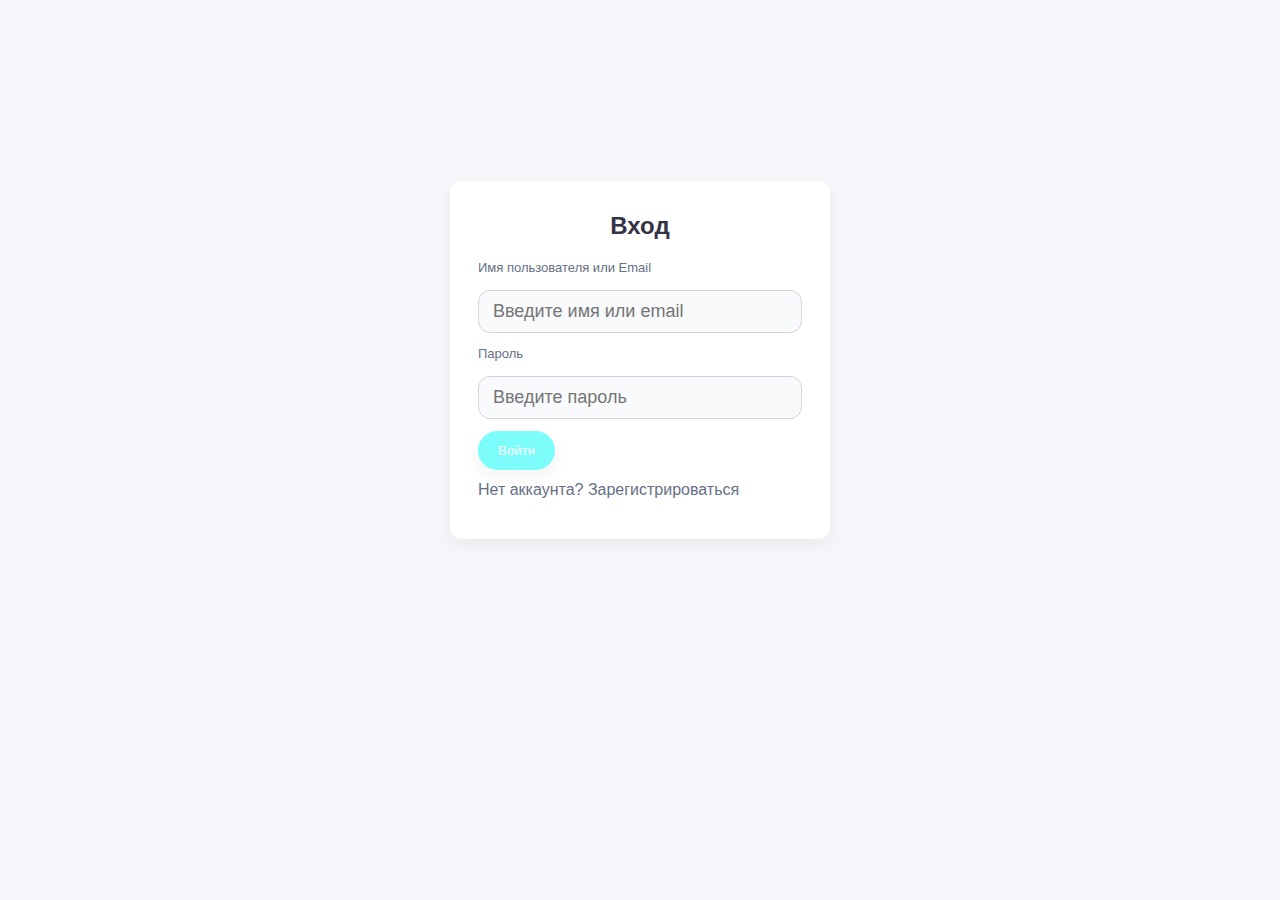
<file: login.html>
<!doctype html>
<html lang="ru">
<head>
  <meta charset="utf-8" />
  <meta name="viewport" content="width=device-width,initial-scale=1" />
  <title>Вход — TimeFlow</title>
  <link rel="stylesheet" href="styles.css">
</head>
<body class="auth-page">
  <main class="auth-container">
    <div class="auth-card">
      <h2>Вход</h2>

      <label class="field">
        <span>Имя пользователя или Email</span>
        <input type="text" id="login-identifier" placeholder="Введите имя или email">
      </label>

      <label class="field">
        <span>Пароль</span>
        <input type="password" id="login-password" placeholder="Введите пароль">
      </label>

      <div class="auth-actions">
        <button id="login-btn" class="btn-primary">Войти</button>
        <a href="register.html" class="link">Нет аккаунта? Зарегистрироваться</a>
      </div>

      <div id="login-msg" class="msg"></div>
    </div>
  </main>

  <script src="app.js"></script>
</body>
</html>
</file>
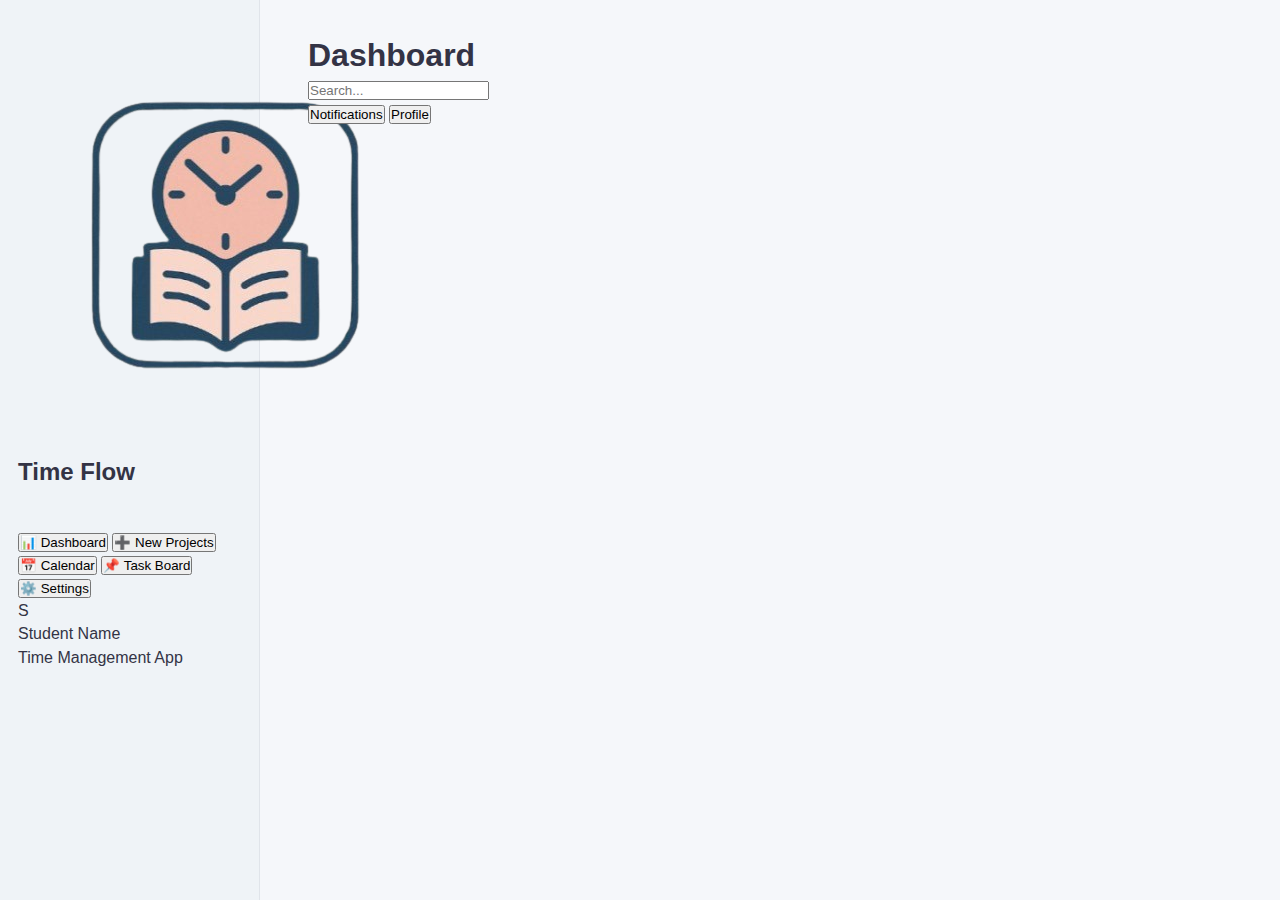
<file: main.html>
<!DOCTYPE html>
<html lang="en">
<head>
  <meta charset="UTF-8" />
  <title>Time Management App</title>
  <link rel="stylesheet" href="styles.css" />
</head>
<body>
  <div class="app">
    <!-- Sidebar -->
    <aside class="sidebar">
      <div class="logo">
      <span class="logo-mark">
    <img src="logo.png" alt="Logo">
</span>
        <span class="logo-text">Time Flow</span>
      </div>

      <nav class="menu">
        <button class="menu-item active" data-page="dashboard">
          <span class="menu-icon">📊</span>
          <span class="menu-label">Dashboard</span>
        </button>
        <button class="menu-item" data-page="new-projects">
          <span class="menu-icon">➕</span>
          <span class="menu-label">New Projects</span>
        </button>
        <button class="menu-item" data-page="calendar">
          <span class="menu-icon">📅</span>
          <span class="menu-label">Calendar</span>
        </button>
        <button class="menu-item" data-page="task-board">
          <span class="menu-icon">📌</span>
          <span class="menu-label">Task Board</span>
        </button>
        <button class="menu-item" data-page="settings">
          <span class="menu-icon">⚙️</span>
          <span class="menu-label">Settings</span>
        </button>
      
  
      </nav>

      <div class="sidebar-footer">
        <div class="user-info">
          <div class="user-avatar">S</div>
          <div class="user-meta">
            <div class="user-name">Student Name</div>
            <div class="user-role">Time Management App</div>
          </div>
        </div>
      </div>
    </aside>

    <!-- Main content -->
    <main class="main">
      <header class="topbar">
        <h1 id="page-title">Dashboard</h1>
        <div class="topbar-actions">
          <div class="search-box">
            <input type="text" placeholder="Search..." />
          </div>
          <button class="topbar-btn">Notifications</button>
          <button class="topbar-btn topbar-profile">Profile</button>
        </div>
      </header>

      <section class="pages">
        <!-- Dashboard -->
        <section id="dashboard" class="page page-active">
          <div class="page-grid">
            <div class="card card-wide">
              <h2>Overview</h2>
              <p>
                Track your time, deadlines and progress across all subjects in one place.
              </p>
              <div class="dashboard-stats">
                <div class="stat">
                  <div class="stat-value">6</div>
                  <div class="stat-label">Active projects</div>
                </div>
                <div class="stat">
                  <div class="stat-value">12</div>
                  <div class="stat-label">Tasks due this week</div>
                </div>
                <div class="stat">
                  <div class="stat-value">78%</div>
                  <div class="stat-label">Average progress</div>
                </div>
              </div>
            </div>

            <div class="card">
              <h3>Today</h3>
              <ul class="list">
                <li>Finish math homework</li>
                <li>Prepare slides for economics project</li>
                <li>Update reading log for literature</li>
              </ul>
            </div>

            <div class="card">
              <h3>Upcoming deadlines</h3>
              <ul class="list list-deadlines">
                <li>
                  <span>Project: Time Management App</span>
                  <span class="badge danger">Tomorrow</span>
                </li>
                <li>
                  <span>History essay</span>
                  <span class="badge warning">In 3 days</span>
                </li>
                <li>
                  <span>Physics lab report</span>
                  <span class="badge neutral">Next week</span>
                </li>
              </ul>
            </div>
          </div>
        </section>

        <!-- New Projects -->
        <section id="new-projects" class="page">
          <div class="page-grid">
            <div class="card card-wide">
              <h2>Create new project</h2>
              <form id="project-form" class="form">
                <div class="form-row">
                  <label for="project-name">Project name</label>
                  <input
                    type="text"
                    id="project-name"
                    placeholder="Time management web app"
                    required
                  />
                </div>
                <div class="form-row">
                  <label for="project-subject">Subject</label>
                  <input
                    type="text"
                    id="project-subject"
                    placeholder="e.g. IT, Management, Design Thinking"
                  />
                </div>
                <div class="form-row">
                  <label for="project-deadline">Deadline</label>
                  <input type="date" id="project-deadline" />
                </div>
                <div class="form-row">
                  <label for="project-notes">Description</label>
                  <textarea
                    id="project-notes"
                    rows="3"
                    placeholder="Short description of the project..."
                  ></textarea>
                </div>
                <button type="submit" class="primary-btn">
                  Add project
                </button>
                <p id="project-message" class="form-message"></p>
              </form>
            </div>

            <div class="card">
              <h3>Recently added projects</h3>
              <ul id="project-list" class="list">
                <!-- New projects will be added here by JS -->
              </ul>
            </div>
          </div>
        </section>

        <!-- Calendar -->
        <section id="calendar" class="page">
          <div class="page-grid">
            <div class="card card-wide">
              <h2>Calendar</h2>
              <p>
                Visualize your study plan and deadlines. This is a simple static grid, you can reuse it in your prototype.
              </p>
              <div class="calendar-header">
                <button class="ghost-btn" id="prev-month">&lt;</button>
                <div id="calendar-month">March 2025</div>
                <button class="ghost-btn" id="next-month">&gt;</button>
              </div>
              <div class="calendar-grid">
                <div class="calendar-day-name">Mon</div>
                <div class="calendar-day-name">Tue</div>
                <div class="calendar-day-name">Wed</div>
                <div class="calendar-day-name">Thu</div>
                <div class="calendar-day-name">Fri</div>
                <div class="calendar-day-name">Sat</div>
                <div class="calendar-day-name">Sun</div>

                <!-- Simple static example days -->
                <div class="calendar-day muted">24</div>
                <div class="calendar-day muted">25</div>
                <div class="calendar-day muted">26</div>
                <div class="calendar-day muted">27</div>
                <div class="calendar-day muted">28</div>
                <div class="calendar-day muted">1</div>
                <div class="calendar-day muted">2</div>

                <div class="calendar-day">3</div>
                <div class="calendar-day has-event">
                  4
                  <span class="dot"></span>
                </div>
                <div class="calendar-day">5</div>
                <div class="calendar-day has-event">
                  6
                  <span class="dot dot-warning"></span>
                </div>
                <div class="calendar-day">7</div>
                <div class="calendar-day">8</div>
                <div class="calendar-day">9</div>

                <div class="calendar-day">10</div>
                <div class="calendar-day">11</div>
                <div class="calendar-day has-event">
                  12
                  <span class="dot"></span>
                </div>
                <div class="calendar-day">13</div>
                <div class="calendar-day">14</div>
                <div class="calendar-day">15</div>
                <div class="calendar-day">16</div>
              </div>
            </div>

            <div class="card">
              <h3>Events</h3>
              <ul class="list list-deadlines">
                <li>
                  <span>Time management app presentation</span>
                  <span class="badge danger">4 March</span>
                </li>
                <li>
                  <span>Team meeting</span>
                  <span class="badge warning">6 March</span>
                </li>
                <li>
                  <span>Exam preparation session</span>
                  <span class="badge neutral">12 March</span>
                </li>
              </ul>
            </div>
          </div>
        </section>

        <!-- Task Board -->
        <section id="task-board" class="page">
          <div class="page-grid board-grid">
            <div class="card board-column">
              <h3>To Do</h3>
              <ul class="list" id="todo-list">
               
              </ul>
            </div>
            <div class="card board-column">
              <h3>In Progress</h3>
              <ul class="list" id="inprogress-list">
               
              </ul>
            </div>
            <div class="card board-column">
              <h3>Done</h3>
              <ul class="list" id="done-list">
               
              </ul>
            </div>
          </div>
        </section>

        <!-- Settings -->
        <section id="settings" class="page">
          <div class="page-grid">
            <div class="card card-wide">
              <h2>Settings</h2>
              <form class="form" id="settings-form">
                <div class="form-row">
                  <label for="student-name">Student name</label>
                  <input
                    type="text"
                    id="student-name"
                    placeholder="Your name"
                  />
                </div>
                <div class="form-row">
                  <label for="study-hours">Daily study target (hours)</label>
                  <input
                    type="number"
                    id="study-hours"
                    min="1"
                    max="12"
                    placeholder="3"
                  />
                </div>
                <div class="form-row">
                  <label for="theme-select">Theme</label>
                  <select id="theme-select">
                    <option value="light">Light</option>
                    <option value="dark">Dark (demo only)</option>
                  </select>
                </div>
                <button type="submit" class="primary-btn">
                  Save settings
                </button>
                <p id="settings-message" class="form-message"></p>
              </form>
            </div>
          </div>
        </section>
      </section>
    </main>
  </div>

   

  <script src="app.js"></script>
</body>
</html>
</file>
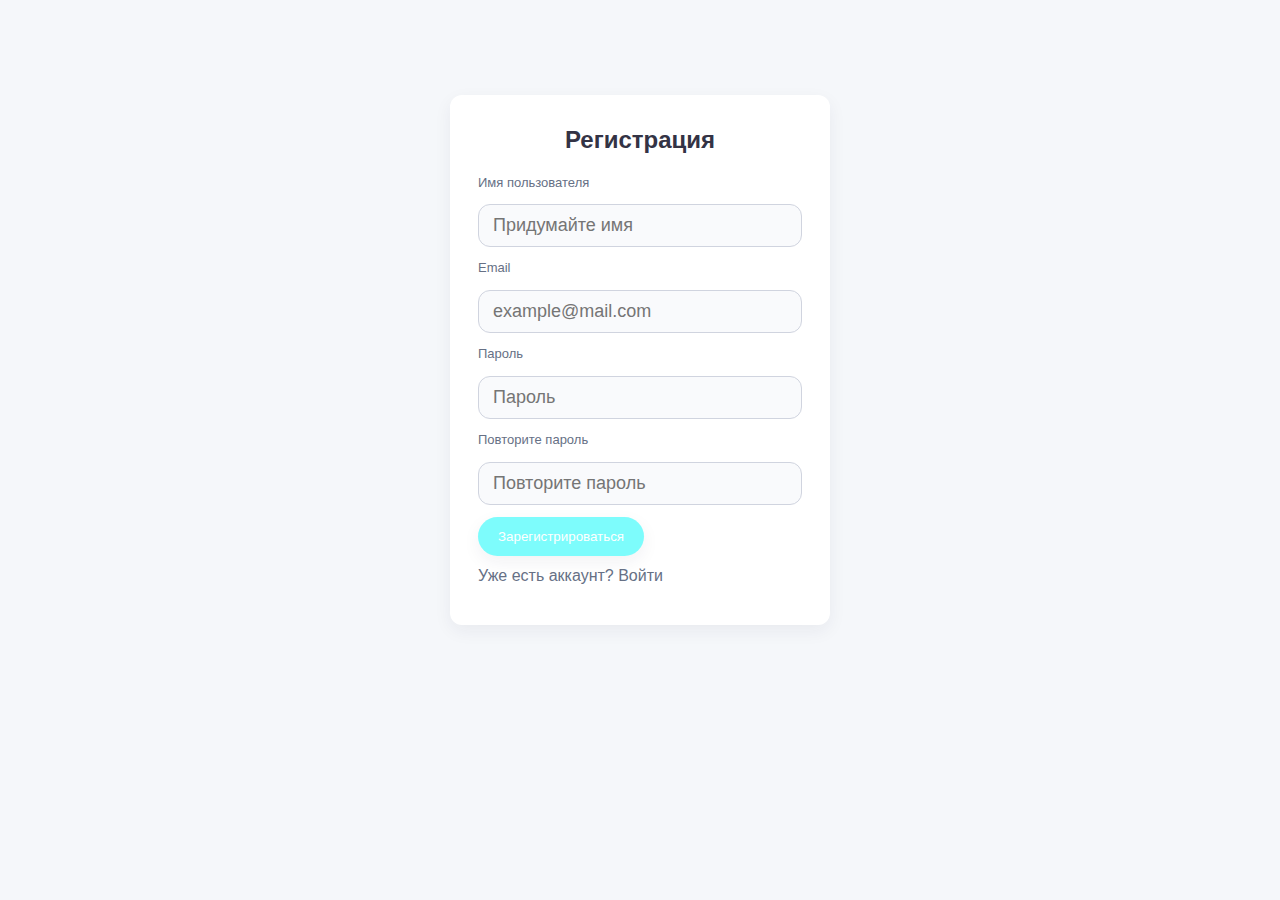
<file: register.html>
<!doctype html>
<html lang="ru">
<head>
  <meta charset="utf-8" />
  <meta name="viewport" content="width=device-width,initial-scale=1" />
  <title>Регистрация — TimeFlow</title>
  <link rel="stylesheet" href="styles.css">
</head>
<body class="auth-page">
  <main class="auth-container">
    <div class="auth-card">
      <h2>Регистрация</h2>

      <label class="field">
        <span>Имя пользователя</span>
        <input type="text" id="reg-username" placeholder="Придумайте имя">
      </label>

      <label class="field">
        <span>Email</span>
        <input type="email" id="reg-email" placeholder="example@mail.com">
      </label>

      <label class="field">
        <span>Пароль</span>
        <input type="password" id="reg-password" placeholder="Пароль">
      </label>

      <label class="field">
        <span>Повторите пароль</span>
        <input type="password" id="reg-password2" placeholder="Повторите пароль">
      </label>

      <div class="auth-actions">
        <button id="register-btn" class="btn-primary">Зарегистрироваться</button>
        <a href="login.html" class="link">Уже есть аккаунт? Войти</a>
      </div>

      <div id="reg-msg" class="msg"></div>
    </div>
  </main>

  <script src="app.js"></script>
</body>
</html>
</file>
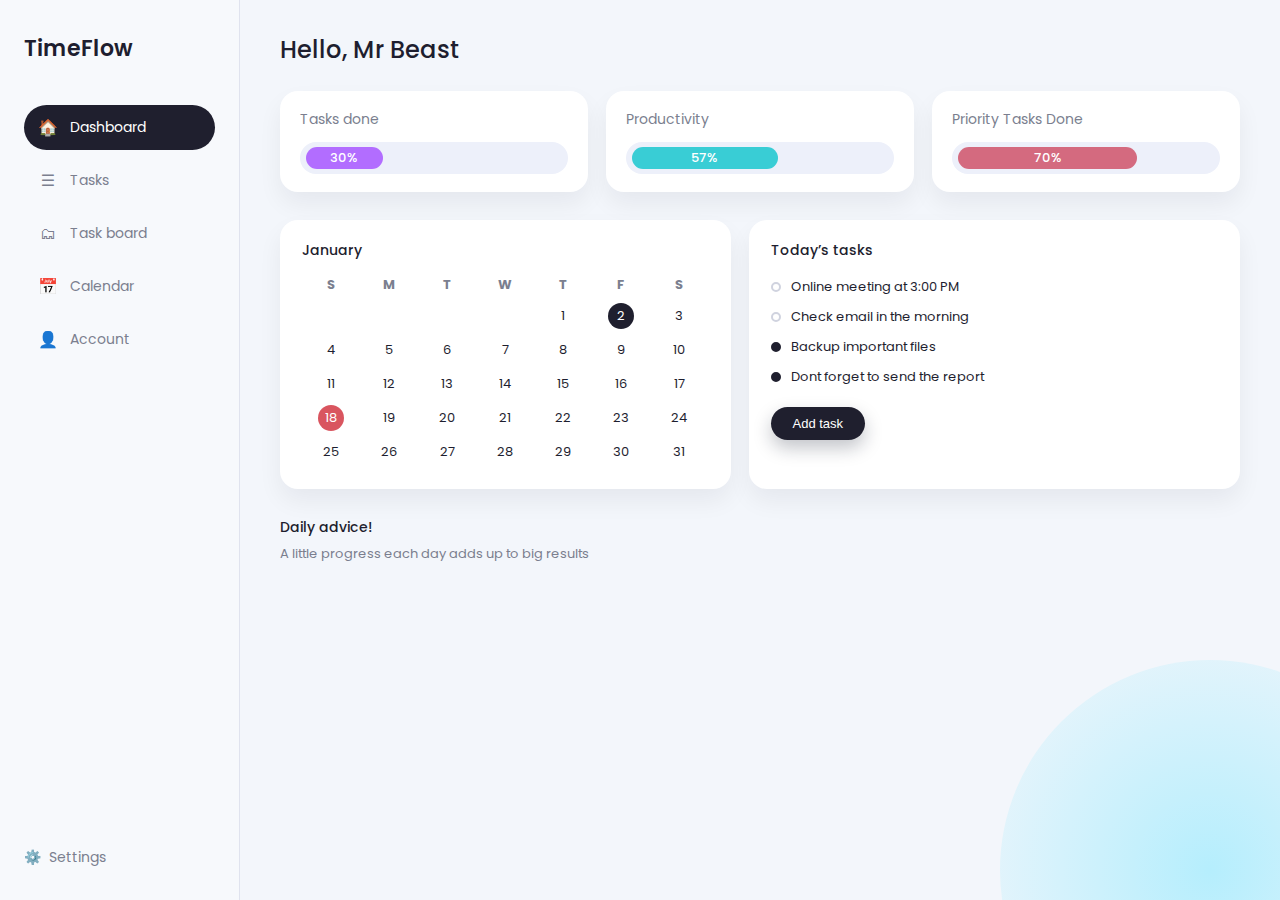
<file: sait.html>
<!DOCTYPE html>
<html lang="en">
<head>
  <meta charset="UTF-8" />
  <title>TimeFlow – Dashboard</title>
  <link href="https://fonts.googleapis.com/css2?family=Poppins:wght@300;400;500;600&display=swap" rel="stylesheet">
  <style>
    :root {
      --bg-main: #f3f6fb;
      --bg-sidebar: #f7f9fc;
      --bg-card: #ffffff;
      --text-main: #1e1e2f;
      --text-muted: #7b7f8f;
      --accent-purple: #b26dff;
      --accent-purple-soft: #e3d3ff;
      --accent-teal: #39cdd5;
      --accent-teal-soft: #c8f5f7;
      --accent-pink: #d46a7f;
      --accent-pink-soft: #f2c2cc;
      --border-soft: #e0e3ee;
    }

    * {
      box-sizing: border-box;
      margin: 0;
      padding: 0;
    }

    body {
      font-family: "Poppins", system-ui, -apple-system, BlinkMacSystemFont, "Segoe UI", sans-serif;
      background: var(--bg-main);
      color: var(--text-main);
    }

    .app {
      display: flex;
      min-height: 100vh;
    }

    /* Sidebar */
    .sidebar {
      width: 240px;
      background: var(--bg-sidebar);
      border-right: 1px solid var(--border-soft);
      display: flex;
      flex-direction: column;
      padding: 32px 24px;
    }

    .logo {
      font-weight: 600;
      font-size: 22px;
      margin-bottom: 40px;
    }

    .nav {
      list-style: none;
      flex: 1;
    }

    .nav-item {
      display: flex;
      align-items: center;
      gap: 10px;
      padding: 10px 12px;
      border-radius: 999px;
      margin-bottom: 8px;
      cursor: pointer;
      color: var(--text-muted);
      font-size: 14px;
      transition: background 0.15s ease, color 0.15s ease;
    }

    .nav-item span.icon {
      width: 24px;
      text-align: center;
      font-size: 16px;
    }

    .nav-item.active {
      background: #1f1f2e;
      color: #ffffff;
    }

    .nav-item:hover:not(.active) {
      background: rgba(0, 0, 0, 0.04);
      color: var(--text-main);
    }

    .sidebar-footer {
      margin-top: 40px;
      font-size: 14px;
      color: var(--text-muted);
      display: flex;
      align-items: center;
      gap: 8px;
      cursor: pointer;
    }

    /* Main content */
    .main {
      flex: 1;
      padding: 32px 40px;
      position: relative;
      overflow: hidden;
    }

    .main::after {
      content: "";
      position: absolute;
      width: 420px;
      height: 420px;
      border-radius: 50%;
      background: radial-gradient(circle at center, rgba(120, 230, 255, 0.5), rgba(120, 230, 255, 0));
      bottom: -180px;
      right: -140px;
      pointer-events: none;
      z-index: 0;
    }

    .main-inner {
      position: relative;
      z-index: 1;
    }

    .greeting {
      font-size: 24px;
      font-weight: 500;
      margin-bottom: 24px;
    }

    /* Top stats */
    .stats-row {
      display: grid;
      grid-template-columns: repeat(3, minmax(0, 1fr));
      gap: 18px;
      margin-bottom: 28px;
    }

    .stat-card {
      background: var(--bg-card);
      padding: 18px 20px;
      border-radius: 18px;
      box-shadow: 0 12px 25px rgba(15, 23, 42, 0.06);
      display: flex;
      flex-direction: column;
      gap: 12px;
    }

    .stat-title {
      font-size: 14px;
      color: var(--text-muted);
    }

    .stat-bar {
      height: 32px;
      border-radius: 999px;
      background: #edf0fa;
      overflow: hidden;
      display: flex;
      align-items: center;
      padding: 0 6px;
    }

    .stat-fill {
      height: 22px;
      border-radius: 999px;
      display: flex;
      align-items: center;
      justify-content: center;
      font-size: 13px;
      font-weight: 500;
      color: #ffffff;
      padding: 0 14px;
      white-space: nowrap;
    }

    .purple { background: var(--accent-purple); width: 30%; }
    .teal   { background: var(--accent-teal);   width: 57%; }
    .pink   { background: var(--accent-pink);   width: 70%; }

    /* Middle row */
    .middle-row {
      display: grid;
      grid-template-columns: 1.1fr 1.2fr;
      gap: 18px;
      margin-bottom: 28px;
    }

    .card {
      background: var(--bg-card);
      border-radius: 18px;
      padding: 20px 22px;
      box-shadow: 0 12px 25px rgba(15, 23, 42, 0.06);
    }

    /* Calendar */
    .calendar-header {
      display: flex;
      align-items: center;
      justify-content: space-between;
      margin-bottom: 10px;
      font-size: 14px;
    }

    .calendar-month {
      font-weight: 500;
    }

    .calendar-table {
      width: 100%;
      border-collapse: collapse;
      text-align: center;
      font-size: 13px;
      color: var(--text-main);
    }

    .calendar-table thead {
      color: var(--text-muted);
    }

    .calendar-table th,
    .calendar-table td {
      padding: 4px 0;
    }

    .calendar-table td span {
      display: inline-flex;
      align-items: center;
      justify-content: center;
      width: 26px;
      height: 26px;
      border-radius: 50%;
    }

    .calendar-table td span.today {
      background: #1f1f2e;
      color: #ffffff;
    }

    .calendar-table td span.marked {
      background: #d9555f;
      color: #ffffff;
    }

    /* Tasks */
    .tasks-header {
      font-size: 14px;
      font-weight: 500;
      margin-bottom: 16px;
    }

    .task-list {
      list-style: none;
      margin-bottom: 20px;
    }

    .task-item {
      display: flex;
      align-items: center;
      gap: 10px;
      font-size: 13px;
      color: var(--text-main);
      margin-bottom: 10px;
    }

    .task-dot {
      width: 10px;
      height: 10px;
      border-radius: 50%;
      border: 2px solid #d0d3df;
    }

    .task-dot.white {
      background: #ffffff;
    }

    .task-dot.blue {
      background: #1f1f2e;
      border-color: #1f1f2e;
    }

    .btn-add-task {
      border: none;
      outline: none;
      padding: 9px 22px;
      border-radius: 999px;
      background: #1f1f2e;
      color: #ffffff;
      font-size: 13px;
      cursor: pointer;
      transition: transform 0.1s ease, box-shadow 0.1s ease;
      box-shadow: 0 8px 18px rgba(15, 23, 42, 0.25);
    }

    .btn-add-task:hover {
      transform: translateY(-1px);
      box-shadow: 0 12px 24px rgba(15, 23, 42, 0.28);
    }

    /* Daily advice */
    .daily-advice-title {
      font-size: 14px;
      font-weight: 500;
      margin-bottom: 6px;
    }

    .daily-advice-text {
      font-size: 13px;
      color: var(--text-muted);
    }

    /* Responsive */
    @media (max-width: 960px) {
      .app {
        flex-direction: column;
      }

      .sidebar {
        width: 100%;
        flex-direction: row;
        align-items: center;
        padding: 16px 20px;
      }

      .logo {
        margin-bottom: 0;
        margin-right: 24px;
      }

      .nav {
        display: flex;
        gap: 8px;
      }

      .nav-item {
        margin-bottom: 0;
      }

      .sidebar-footer {
        margin-top: 0;
        margin-left: auto;
      }

      .main {
        padding: 24px 18px 40px;
      }

      .stats-row,
      .middle-row {
        grid-template-columns: 1fr;
      }
    }
  </style>
</head>
<body>
  <div class="app">
    <!-- Sidebar -->
    <aside class="sidebar">
      <div class="logo">TimeFlow</div>

      <ul class="nav">
        <li class="nav-item active">
          <span class="icon">🏠</span>
          <span>Dashboard</span>
        </li>
        <li class="nav-item">
          <span class="icon">☰</span>
          <span>Tasks</span>
        </li>
        <li class="nav-item">
          <span class="icon">🗂</span>
          <span>Task board</span>
        </li>
        <li class="nav-item">
          <span class="icon">📅</span>
          <span>Calendar</span>
        </li>
        <li class="nav-item">
          <span class="icon">👤</span>
          <span>Account</span>
        </li>
      </ul>

      <div class="sidebar-footer">
        <span>⚙️</span>
        <span>Settings</span>
      </div>
    </aside>

    <!-- Main -->
    <main class="main">
      <div class="main-inner">
        <div class="greeting">Hello, Mr Beast</div>

        <!-- Stats -->
        <div class="stats-row">
          <div class="stat-card">
            <div class="stat-title">Tasks done</div>
            <div class="stat-bar">
              <div class="stat-fill purple">30%</div>
            </div>
          </div>

          <div class="stat-card">
            <div class="stat-title">Productivity</div>
            <div class="stat-bar">
              <div class="stat-fill teal">57%</div>
            </div>
          </div>

          <div class="stat-card">
            <div class="stat-title">Priority Tasks Done</div>
            <div class="stat-bar">
              <div class="stat-fill pink">70%</div>
            </div>
          </div>
        </div>

        <!-- Calendar + Tasks -->
        <div class="middle-row">
          <!-- Calendar card -->
          <div class="card">
            <div class="calendar-header">
              <span class="calendar-month">January</span>
            </div>
            <table class="calendar-table">
              <thead>
                <tr>
                  <th>S</th><th>M</th><th>T</th><th>W</th><th>T</th><th>F</th><th>S</th>
                </tr>
              </thead>
              <tbody>
                <tr>
                  <td></td><td></td><td></td><td></td><td><span>1</span></td><td><span class="today">2</span></td><td><span>3</span></td>
                </tr>
                <tr>
                  <td><span>4</span></td><td><span>5</span></td><td><span>6</span></td><td><span>7</span></td><td><span>8</span></td><td><span>9</span></td><td><span>10</span></td>
                </tr>
                <tr>
                  <td><span>11</span></td><td><span>12</span></td><td><span>13</span></td><td><span>14</span></td><td><span>15</span></td><td><span>16</span></td><td><span>17</span></td>
                </tr>
                <tr>
                  <td><span class="marked">18</span></td><td><span>19</span></td><td><span>20</span></td><td><span>21</span></td><td><span>22</span></td><td><span>23</span></td><td><span>24</span></td>
                </tr>
                <tr>
                  <td><span>25</span></td><td><span>26</span></td><td><span>27</span></td><td><span>28</span></td><td><span>29</span></td><td><span>30</span></td><td><span>31</span></td>
                </tr>
              </tbody>
            </table>
          </div>

          <!-- Tasks card -->
          <div class="card">
            <div class="tasks-header">Today’s tasks</div>
            <ul class="task-list">
              <li class="task-item">
                <span class="task-dot white"></span>
                <span>Online meeting at 3:00 PM</span>
              </li>
              <li class="task-item">
                <span class="task-dot white"></span>
                <span>Check email in the morning</span>
              </li>
              <li class="task-item">
                <span class="task-dot blue"></span>
                <span>Backup important files</span>
              </li>
              <li class="task-item">
                <span class="task-dot blue"></span>
                <span>Dont forget to send the report</span>
              </li>
            </ul>
            <button class="btn-add-task">Add task</button>
          </div>
        </div>

        <!-- Daily advice -->
        <div>
          <div class="daily-advice-title">Daily advice!</div>
          <div class="daily-advice-text">
            A little progress each day adds up to big results
          </div>
        </div>
      </div>
    </main>
  </div>
</body>
</html>
</file>
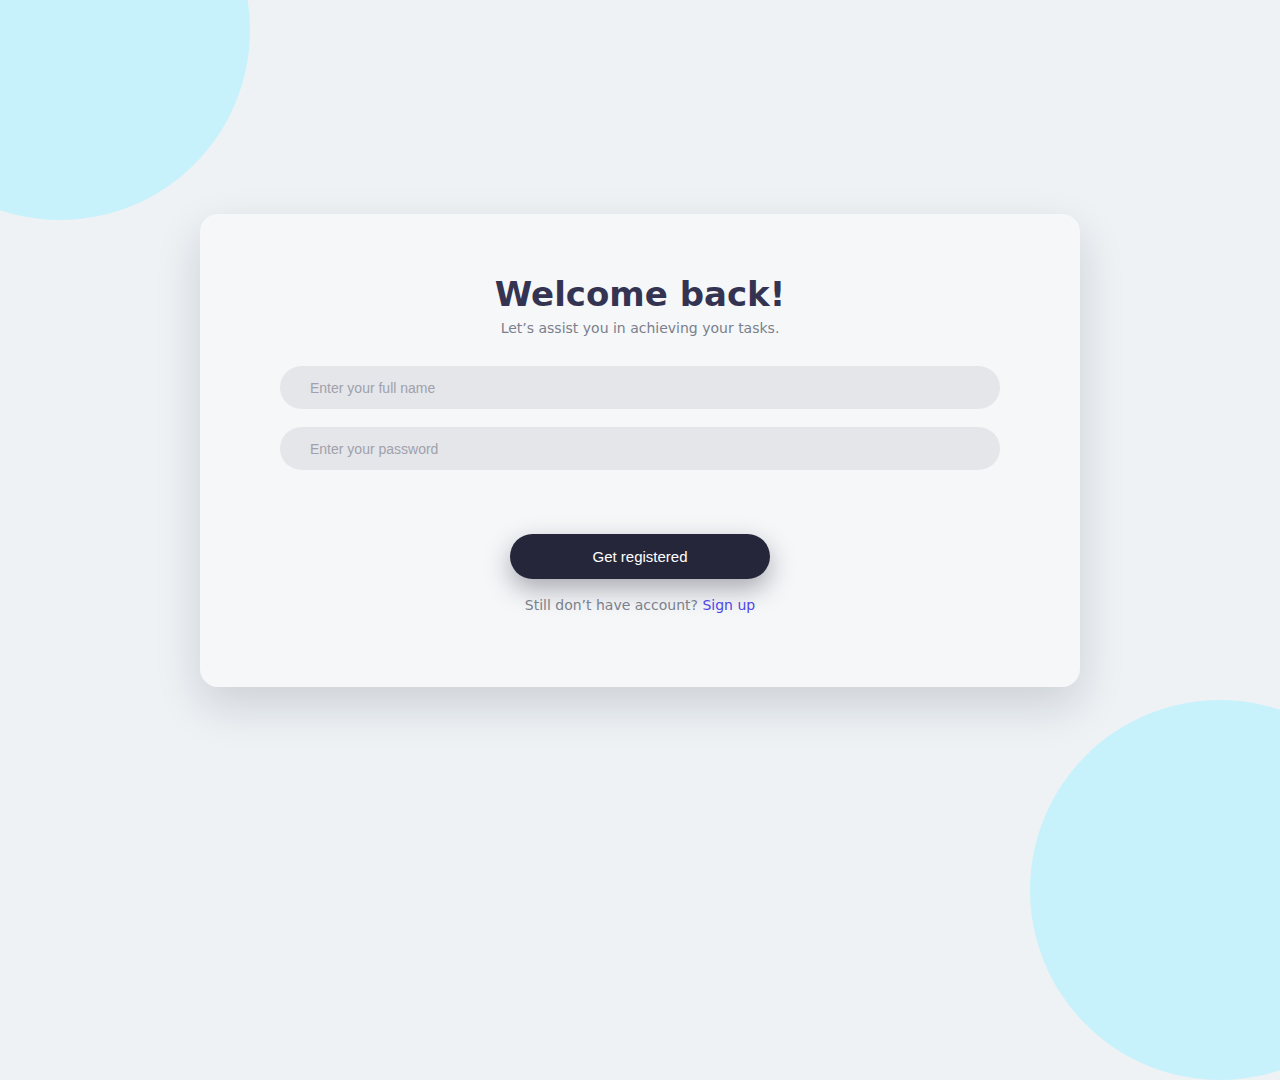
<file: signin.html>
<!DOCTYPE html>
<html lang="en">
<head>
  <meta charset="UTF-8" />
  <title>TimeFlow — Sign in</title>
  <meta name="viewport" content="width=device-width, initial-scale=1.0" />
  <link rel="stylesheet" href="auth.css" />
</head>
<body class="auth-body">
  <div class="bg-circle bg-circle-top-left"></div>
  <div class="bg-circle bg-circle-bottom-right"></div>

  <div class="auth-container">
    <h1 class="auth-title">Welcome back!</h1>
    <p class="auth-subtitle">
      Let’s assist you in achieving your tasks.
    </p>

    <form class="auth-form" id="signin-form" novalidate>
      <div class="input-pill">
        <input
          type="text"
          id="signin-name"
          placeholder="Enter your full name"
          autocomplete="name"
        />
      </div>

      <div class="input-pill">
        <input
          type="password"
          id="signin-password"
          placeholder="Enter your password"
          autocomplete="current-password"
        />
      </div>

      <p class="auth-error" id="signin-error"></p>

      <button type="submit" class="primary-btn auth-main-btn">
        Get registered
      </button>
    </form>

    <p class="auth-bottom-text">
      Still don’t have account?
      <a href="signup.html" class="auth-link">Sign up</a>
    </p>
  </div>

  <script>
    const signinForm = document.getElementById("signin-form");
    const signinError = document.getElementById("signin-error");

    signinForm.addEventListener("submit", function (e) {
      e.preventDefault();

      const name = document.getElementById("signin-name").value.trim();
      const password = document.getElementById("signin-password").value.trim();
      signinError.textContent = "";

      if (!name || !password) {
        signinError.textContent = "Please fill in all fields.";
        return;
      }

      const storedName = localStorage.getItem("tf-name");

      if (storedName && storedName !== name) {
        signinError.textContent = "User not found. Check your name.";
        return;
      }

      // имитация успешного входа
      alert("Welcome back, " + (storedName || name) + "!");

      // window.location.href = "index.html";
    });
  </script>
</body>
</html>
</file>
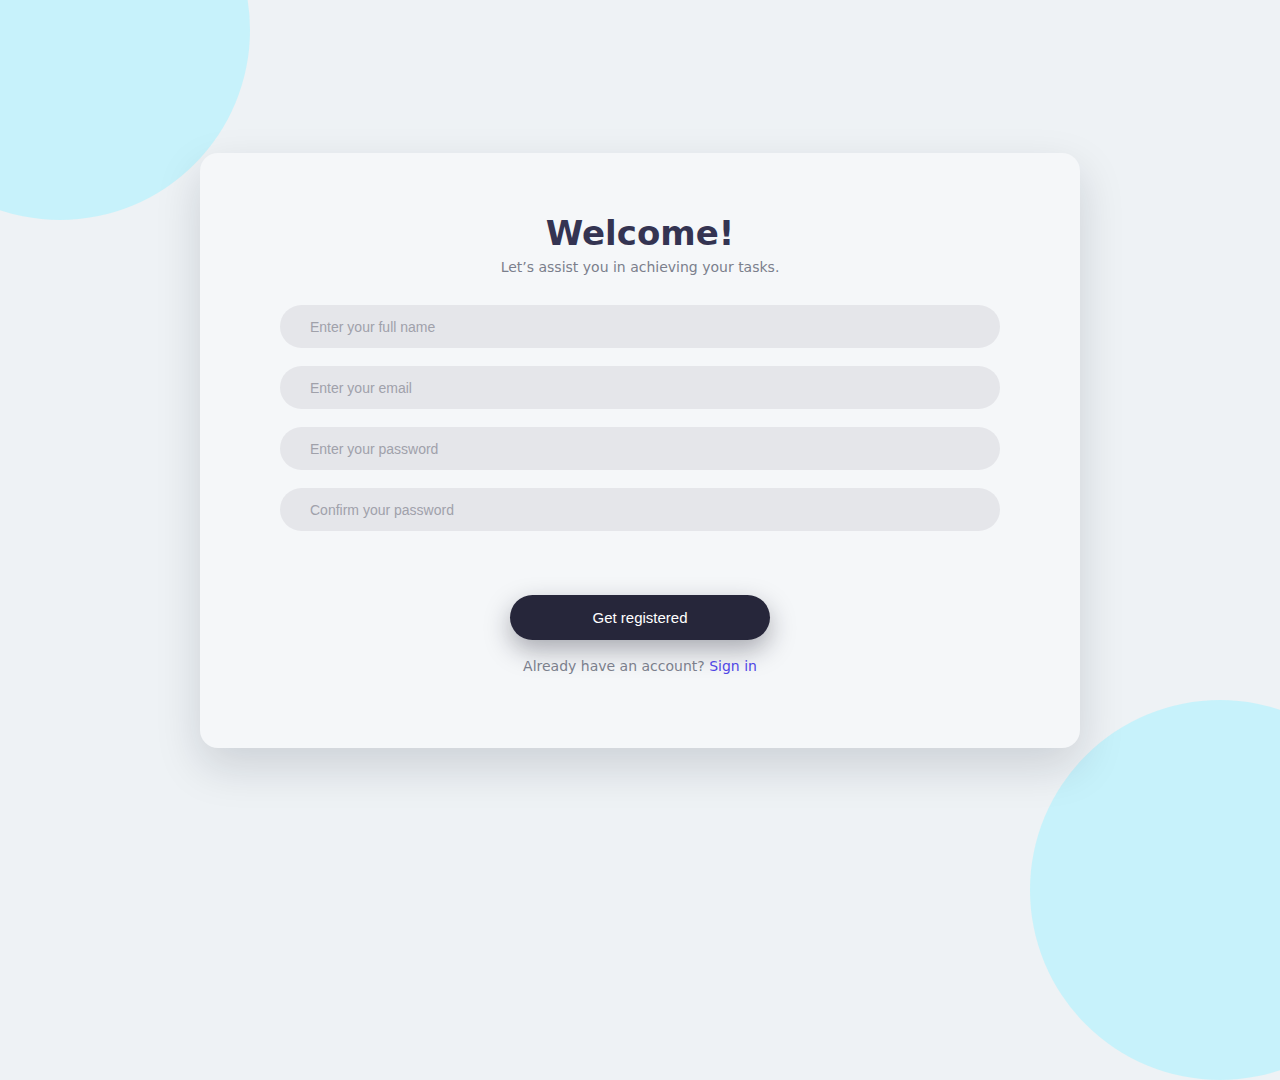
<file: signup.html>
<!DOCTYPE html>
<html lang="en">
<head>
  <meta charset="UTF-8" />
  <title>TimeFlow — Sign up</title>
  <meta name="viewport" content="width=device-width, initial-scale=1.0" />
  <link rel="stylesheet" href="auth.css" />
</head>
<body class="auth-body">
  <div class="bg-circle bg-circle-top-left"></div>
  <div class="bg-circle bg-circle-bottom-right"></div>

  <div class="auth-container">
    <h1 class="auth-title">Welcome!</h1>
    <p class="auth-subtitle">
      Let’s assist you in achieving your tasks.
    </p>

    <form class="auth-form" id="signup-form" novalidate>
      <div class="input-pill">
        <input
          type="text"
          id="signup-name"
          placeholder="Enter your full name"
          autocomplete="name"
        />
      </div>

      <div class="input-pill">
        <input
          type="email"
          id="signup-email"
          placeholder="Enter your email"
          autocomplete="email"
        />
      </div>

      <div class="input-pill">
        <input
          type="password"
          id="signup-password"
          placeholder="Enter your password"
          autocomplete="new-password"
        />
      </div>

      <div class="input-pill">
        <input
          type="password"
          id="signup-confirm"
          placeholder="Confirm your password"
          autocomplete="new-password"
        />
      </div>

      <p class="auth-error" id="signup-error"></p>

      <button type="submit" class="primary-btn auth-main-btn">
        Get registered
      </button>
    </form>

    <p class="auth-bottom-text">
      Already have an account?
      <a href="signin.html" class="auth-link">Sign in</a>
    </p>
  </div>

  <script>
    const signupForm = document.getElementById("signup-form");
    const signupError = document.getElementById("signup-error");

    signupForm.addEventListener("submit", function (e) {
      e.preventDefault();

      const name = document.getElementById("signup-name").value.trim();
      const email = document.getElementById("signup-email").value.trim();
      const password = document.getElementById("signup-password").value.trim();
      const confirm = document.getElementById("signup-confirm").value.trim();

      signupError.textContent = "";

      if (!name || !email || !password || !confirm) {
        signupError.textContent = "Please fill in all fields.";
        return;
      }

      if (password !== confirm) {
        signupError.textContent = "Passwords do not match.";
        return;
      }

      // простая имитация регистрации
      localStorage.setItem("tf-name", name);
      localStorage.setItem("tf-email", email);

      alert("Registration successful. Now sign in.");
      window.location.href = "signin.html";
    });
  </script>
</body>
</html>
</file>
<file: styles.css>
:root{
  --bg: #eef2f4;
  --card: #ffffff;
  --muted: #667085;
  --accent: #4a3d8f; /* deep purple */
  --accent-2: #56eaea; /* mint */
  --btn-radius: 26px;
  --container-width: 1080px;
  --gap: 20px;
  --shadow: 0 6px 18px rgba(34,39,61,0.06);
  font-family: Inter, "Helvetica Neue", Arial, sans-serif;
}

*{box-sizing: border-box;margin:0;padding:0}
body{background:var(--bg);color:#111;line-height:1.45}
.container{max-width:var(--container-width);margin:0 auto;padding:28px}
.header-grid{display:flex;align-items:center;justify-content:space-between}
.brand{font-size:34px;letter-spacing:-0.02em;color:#222}
.brand.small{font-size:20px}
.nav a, .nav button{margin-left:12px}

/* Buttons */
.btn-primary{
  background:var(--accent);
  color:#fff;padding:12px 20px;border-radius:var(--btn-radius);
  border:0;cursor:pointer;box-shadow:var(--shadow);text-decoration:none;display:inline-block;
}
.btn-outline{
  background:transparent;color:var(--accent);padding:10px 16px;border-radius:20px;border:2px solid rgba(74,61,143,0.12);text-decoration:none;cursor:pointer;
}

/* Hero */
.hero{padding:40px 0}
.hero-grid{display:grid;grid-template-columns:1fr 420px;gap:40px;align-items:center}
.hero-left h2{font-size:40px;margin-bottom:10px}
.hero-left p{color:var(--muted);max-width:520px;margin-bottom:20px}
.hero-actions a{margin-right:12px}

/* Mock phone */
.mockphone{display:flex;justify-content:center}
.phone-screen{width:260px;height:420px;border-radius:32px;background:linear-gradient(180deg,#fff,#f7fbfb);box-shadow:0 12px 30px rgba(34,39,61,0.08);padding:18px;position:relative}
.phone-row{height:8px;background:rgba(86,234,234,0.14);border-radius:6px;margin-bottom:12px}
.phone-card{height:62px;background:rgba(86,234,234,0.12);border-radius:12px;margin:10px 0}
.phone-card.small{height:42px;opacity:0.9}

/* Auth pages */
.auth-page{display:flex;align-items:center;justify-content:center;min-height:80vh}
.auth-container{width:100%;max-width:420px;padding:20px}
.auth-card{background:var(--card);padding:28px;border-radius:12px;box-shadow:var(--shadow)}
.auth-card h2{text-align:center;margin-bottom:16px}
.field{display:block;margin-bottom:12px}
.field span{display:block;color:var(--muted);font-size:13px;margin-bottom:6px}
.field input{width:100%;padding:12px;border-radius:8px;border:1px solid #e6eef5;background:#fbfeff}

/* tasks */
.tasks-page{padding:30px 28px}
.tasks-top{display:flex;justify-content:space-between;align-items:center;margin-bottom:18px}
.task-list{display:grid;grid-template-columns:1fr;gap:14px}
@media (min-width:700px){ .task-list{grid-template-columns:repeat(2,1fr)} }
@media (min-width:1000px){ .task-list{grid-template-columns:repeat(3,1fr)} }

.task-card{background:var(--card);padding:16px;border-radius:12px;box-shadow:var(--shadow);position:relative}
.task-card h3{margin-bottom:8px}
.task-card small{color:var(--muted);display:block;margin-top:8px}
.delete-btn{position:absolute;right:12px;top:12px;border:0;background:transparent;color:#b03;cursor:pointer}

/* Modal */
.modal{position:fixed;inset:0;display:flex;align-items:center;justify-content:center;background:rgba(0,0,0,0.35);z-index:60}
.modal-content{background:var(--card);padding:20px;border-radius:12px;width:100%;max-width:420px;box-shadow:var(--shadow)}
.modal-content input{width:100%;padding:10px;margin:8px 0;border-radius:8px;border:1px solid #e6eef5}
.modal-actions{display:flex;gap:8px;justify-content:flex-end;margin-top:10px}

/* Utility */
.hidden{display:none}
.msg{color:#a33;margin-top:10px;text-align:center;font-size:14px}
.link{display:inline-block;margin-top:8px;color:var(--muted);text-decoration:none}

/* Footer */
.site-footer{padding:18px 0;color:var(--muted);text-align:center;margin-top:40px}

:root {
    --accent: #7DFCFC;
    --dark: #333345;
    --pink: #C7808A;
    --bg: #F5F7FA;
    --card-bg: #FFFFFF;
}

/* global */

*,
*::before,
*::after {
    box-sizing: border-box;
}

body {
    margin: 0;
    font-family: "Poppins", sans-serif;
    background: var(--bg);
    color: var(--dark);
}

.app {
    display: flex;
    min-height: 100vh;
}

/* ========== SIDEBAR ========== */

.sidebar {
    width: 260px;
    background: #EFF3F7;
    padding: 24px 18px;
    display: flex;
    flex-direction: column;
    border-right: 1px solid #E0E4EA;
}

.logo {
    font-size: 24px;
    font-weight: 600;
    margin-bottom: 40px;
    color: var(--dark);
}

.nav {
    position: relative;
    display: flex;
    flex-direction: column;
    gap: 4px;
}

.nav-item {
    position: relative;
    display: flex;
    align-items: center;
    gap: 10px;
    padding: 10px 16px;
    margin: 2px 0;
    border-radius: 999px;
    border: none;
    background: transparent;
    color: var(--dark);
    font-size: 16px;
    cursor: pointer;
    text-align: left;
    transition: color 0.2s ease, transform 0.1s ease;
}

.nav-item.small {
    font-size: 14px;
}

.nav-item:hover {
    transform: translateX(2px);
}

.nav-item.active {
    font-weight: 600;
}

.nav-icon {
    width: 24px;
    text-align: center;
}

.nav-indicator {
    position: absolute;
    left: 0;
    width: 100%;
    height: 42px;
    border-radius: 999px;
    background: rgba(125, 252, 252, 0.4);
    z-index: -1;
    transform: translateY(0);
    transition: transform 0.25s ease;
}

.sidebar-bottom {
    margin-top: auto;
    padding-top: 24px;
}

/* ========== MAIN ========== */

.main {
    flex: 1;
    padding: 32px 48px;
}

/* pages / transitions */

.page {
    display: none;
    opacity: 0;
    transform: translateY(10px);
    transition: opacity 0.25s ease, transform 0.25s ease;
}

.page.active {
    display: block;
    opacity: 1;
    transform: translateY(0);
}

.page h1 {
    font-size: clamp(32px, 4vw, 64px); /* 64px target */
    font-weight: 500;
    margin: 0 0 16px;
}

.page p {
    font-size: 20px;
    font-weight: 400;
}

/* ========== ACCOUNT PAGE ========== */

.account-header {
    display: flex;
    align-items: center;
    gap: 24px;
    padding: 24px 28px;
    background: var(--card-bg);
    border-radius: 24px;
    box-shadow: 0 6px 20px rgba(0,0,0,0.04);
    margin-bottom: 24px;
    position: relative;
    overflow: hidden;
}

.account-header::after {
    content: "";
    position: absolute;
    right: -60px;
    top: -60px;
    width: 180px;
    height: 180px;
    background: var(--accent);
    opacity: 0.35;
    border-radius: 50%;
}

.account-photo-wrap {
    flex-shrink: 0;
    width: 110px;
    height: 110px;
    border-radius: 50%;
    overflow: hidden;
    border: 4px solid var(--accent);
}

.account-photo {
    width: 100%;
    height: 100%;
    object-fit: cover;
}

.account-header-info {
    z-index: 1;
}

.account-name {
    font-size: clamp(28px, 3vw, 40px);
    font-weight: 500;
    margin: 0 0 6px;
}

.account-city {
    font-size: 20px;
    margin: 0;
}

.account-header .btn {
    margin-left: auto;
    z-index: 1;
}

/* form */

.account-form {
    background: var(--card-bg);
    border-radius: 24px;
    padding: 24px 28px 28px;
    box-shadow: 0 6px 20px rgba(0,0,0,0.04);
}

.form-grid {
    display: grid;
    grid-template-columns: repeat(2, minmax(0, 1fr));
    gap: 20px 32px;
}

.field {
    display: flex;
    flex-direction: column;
    gap: 6px;
}

.field-bio {
    grid-column: span 2;
}

.field label {
    font-size: 16px;
    color: #6E7480;
}

.field input,
.field textarea {
    padding: 10px 14px;
    border-radius: 12px;
    border: 1px solid #D0D4DF;
    font-family: "Poppins", sans-serif;
    font-size: 18px;
    outline: none;
    transition: border-color 0.2s ease, box-shadow 0.2s ease, background 0.2s ease;
    background: #F9FAFC;
}

.field input:focus,
.field textarea:focus {
    border-color: var(--accent);
    box-shadow: 0 0 0 3px rgba(125, 252, 252, 0.4);
    background: #FFFFFF;
}

/* disabled view mode */

.account-form.view-mode input,
.account-form.view-mode textarea {
    border-color: transparent;
    background: #F5F7FA;
    color: #555;
}

/* buttons */

.btn {
    border-radius: 999px;
    padding: 10px 26px;
    border: none;
    cursor: pointer;
    font-family: "Poppins", sans-serif;
    font-size: 20px;           /* базовый */
    font-weight: 500;          /* medium */
    transition: transform 0.1s ease, box-shadow 0.15s ease, background 0.2s ease, color 0.2s ease;
}

.btn.primary {
    background: var(--dark);
    color: #FFFFFF;
    font-size: 30px;           /* как просила для кнопок */
}

.btn.secondary {
    background: transparent;
    color: var(--dark);
    border: 1px solid var(--dark);
}

.btn:hover {
    transform: translateY(-1px);
    box-shadow: 0 4px 10px rgba(0,0,0,0.15);
}

.btn:active {
    transform: translateY(0);
    box-shadow: none;
}

/* actions */

.form-actions {
    margin-top: 24px;
    display: flex;
    justify-content: flex-end;
    gap: 16px;
}

/* toast */

.toast {
    position: fixed;
    right: 32px;
    bottom: 32px;
    padding: 14px 22px;
    border-radius: 999px;
    background: var(--pink);
    color: #FFFFFF;
    font-size: 16px;
    box-shadow: 0 6px 18px rgba(0,0,0,0.25);
    opacity: 0;
    transform: translateY(10px);
    pointer-events: none;
    transition: opacity 0.25s ease, transform 0.25s ease;
    z-index: 50;
}

.toast.show {
    opacity: 1;
    transform: translateY(0);
}

/* responsive */

@media (max-width: 960px) {
    .app {
        flex-direction: column;
    }

    .sidebar {
        flex-direction: row;
        align-items: center;
        width: 100%;
        border-right: none;
        border-bottom: 1px solid #E0E4EA;
        gap: 12px;
    }

    .nav {
        flex-direction: row;
        overflow-x: auto;
    }

    .nav-indicator {
        height: 36px;
    }

    .sidebar-bottom {
        margin-top: 0;
        margin-left: auto;
    }

    .main {
        padding: 24px 16px 40px;
    }

    .form-grid {
        grid-template-columns: 1fr;
    }

    .account-header {
        flex-direction: column;
        align-items: flex-start;
    }

    .account-header .btn {
        margin-left: 0;
        margin-top: 12px;
        font-size: 20px;
    }
}
</file>
<file: auth.css>
:root {
  --bg-main: #eef2f5;
  --accent-dark: #26263a;
  --accent-dark-hover: #1e1e30;
  --accent-text: #343452;
  --muted-text: #7b7f8c;
  --input-bg: #e5e6ea;
  --error: #e54848;
  --radius-pill: 999px;
  --transition-fast: 0.2s ease;
  --font-main: system-ui, -apple-system, BlinkMacSystemFont, "Poppins",
    "Segoe UI", sans-serif;
}

*,
*::before,
*::after {
  box-sizing: border-box;
}

body.auth-body {
  margin: 0;
  min-height: 100vh;
  font-family: var(--font-main);
  background: var(--bg-main);
  display: flex;
  align-items: center;
  justify-content: center;
  position: relative;
  overflow: hidden;
}

/* фоновые круги */

.bg-circle {
  position: absolute;
  width: 380px;
  height: 380px;
  border-radius: 50%;
  background: rgba(167, 243, 255, 0.55);
  z-index: 0;
}

.bg-circle-top-left {
  top: -160px;
  left: -130px;
}

.bg-circle-bottom-right {
  bottom: -180px;
  right: -130px;
}

/* общий контейнер */

.auth-container {
  position: relative;
  z-index: 1;
  max-width: 880px;
  width: 100%;
  padding: 60px 80px;
  background: #f5f7f9;
  border-radius: 18px;
  box-shadow: 0 18px 45px rgba(15, 23, 42, 0.15);
}

/* вариант для первой страницы */

.auth-container-hero {
  display: grid;
  grid-template-columns: 1.1fr 1fr;
  padding: 60px 70px;
}

/* текстовая часть геро */

.hero-left {
  display: flex;
  flex-direction: column;
  justify-content: center;
  gap: 16px;
}

.app-name {
  font-size: 40px;
  margin: 0;
  color: var(--accent-text);
  display: flex;
  align-items: center;
  gap: 12px;
}

.app-logo-icon {
  display: inline-flex;
  align-items: center;
  justify-content: center;
  width: 46px;
  height: 46px;
  border-radius: 14px;
  background: #ffe9df;
  box-shadow: 0 8px 18px rgba(0, 0, 0, 0.05);
}

.logo-book {
  font-size: 24px;
}

.hero-text {
  margin: 0;
  max-width: 360px;
  font-size: 14px;
  line-height: 1.5;
  color: var(--muted-text);
}

.hero-btn {
  margin-top: 20px;
}

/* правая часть: телефон */

.hero-right {
  display: flex;
  align-items: center;
  justify-content: center;
}

.phone-illustration {
  position: relative;
  width: 260px;
  height: 320px;
}

.phone-screen {
  position: absolute;
  right: 0;
  top: 18px;
  width: 210px;
  height: 290px;
  border-radius: 26px;
  background: #ffffff;
  box-shadow: 0 22px 45px rgba(15, 23, 42, 0.22);
  transform: rotate(15deg);
  padding: 26px 18px;
}

.phone-row {
  height: 22px;
  border-radius: 12px;
  background: #eef2f6;
  margin-bottom: 10px;
}

.phone-row-primary {
  width: 65%;
  background: #a5f3fc;
}

.phone-row-wide {
  width: 80%;
}

.phone-person {
  position: absolute;
  left: 8px;
  bottom: 0;
  width: 90px;
  height: 150px;
  display: flex;
  align-items: flex-end;
  justify-content: center;
}

.person-body {
  width: 40px;
  height: 90px;
  border-radius: 20px;
  background: linear-gradient(180deg, #22c1c3, #4d4d74);
}

/* заголовки форм */

.auth-title {
  margin: 0 0 6px;
  text-align: center;
  font-size: 34px;
  color: var(--accent-text);
}

.auth-subtitle {
  margin: 0 0 30px;
  text-align: center;
  font-size: 14px;
  color: var(--muted-text);
}

/* форма */

.auth-form {
  display: flex;
  flex-direction: column;
  gap: 18px;
}

.input-pill {
  background: var(--input-bg);
  border-radius: var(--radius-pill);
  padding: 12px 28px;
}

.input-pill input {
  width: 100%;
  border: none;
  outline: none;
  background: transparent;
  font-size: 14px;
  color: #444;
}

.input-pill input::placeholder {
  color: #a0a1aa;
}

/* кнопки */

.primary-btn {
  background: var(--accent-dark);
  color: #ffffff;
  border: none;
  border-radius: var(--radius-pill);
  padding: 14px 40px;
  font-size: 15px;
  font-weight: 500;
  cursor: pointer;
  display: inline-flex;
  align-items: center;
  justify-content: center;
  box-shadow: 0 10px 26px rgba(27, 27, 43, 0.35);
  transition: background var(--transition-fast), transform var(--transition-fast),
    box-shadow var(--transition-fast);
}

.primary-btn:hover {
  background: var(--accent-dark-hover);
  transform: translateY(-1px);
  box-shadow: 0 12px 30px rgba(27, 27, 43, 0.4);
}

.primary-btn:active {
  transform: translateY(0);
  box-shadow: 0 8px 20px rgba(27, 27, 43, 0.35);
}

.auth-main-btn {
  width: 260px;
  max-width: 100%;
  margin: 10px auto 0;
}

/* низ формы */

.auth-bottom-text {
  margin-top: 18px;
  text-align: center;
  font-size: 14px;
  color: var(--muted-text);
}

.auth-link {
  color: #4f46e5;
  text-decoration: none;
  font-weight: 500;
}

.auth-link:hover {
  text-decoration: underline;
}

/* ошибки */

.auth-error {
  min-height: 18px;
  margin: 0;
  font-size: 13px;
  color: var(--error);
  text-align: center;
}

/* адаптив */

@media (max-width: 900px) {
  .auth-container,
  .auth-container-hero {
    max-width: 640px;
    padding: 40px 28px;
  }

  .auth-container-hero {
    grid-template-columns: 1fr;
    row-gap: 30px;
  }

  .hero-right {
    order: -1;
  }

  .app-name {
    justify-content: center;
  }

  .hero-text {
    text-align: center;
    margin: 0 auto;
  }

  .hero-btn {
    align-self: center;
  }
}

@media (max-width: 560px) {
  .auth-container,
  .auth-container-hero {
    padding: 30px 20px;
    border-radius: 0;
    box-shadow: none;
  }

  .bg-circle {
    opacity: 0.5;
  }

  .auth-title {
    font-size: 28px;
  }

  .input-pill {
    padding: 10px 18px;
  }
}
</file>
